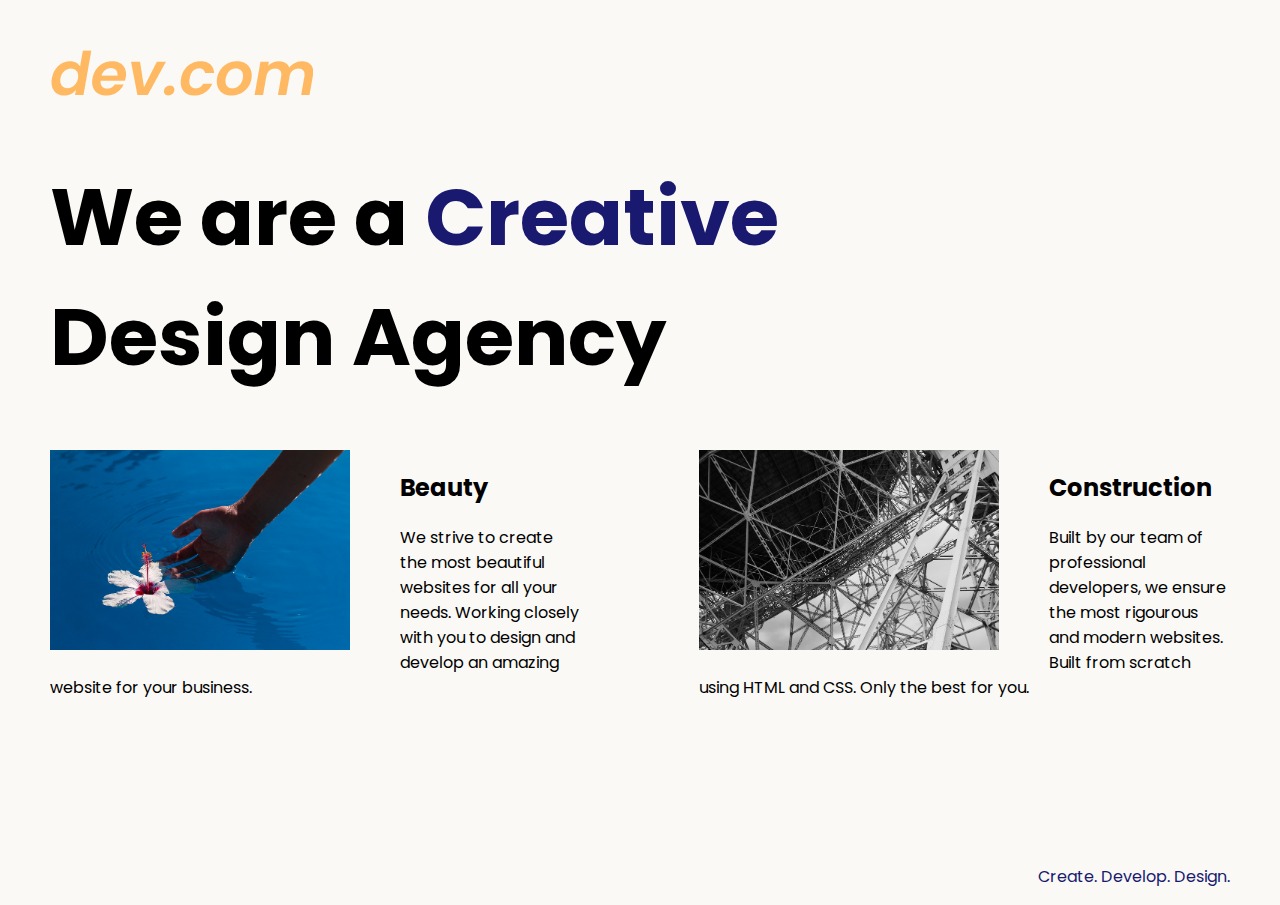
<file: dev.com Project/index.html>
<!DOCTYPE html>
<html lang="en">

<head>
  <meta charset="UTF-8">
  <meta name="viewport" content="width=device-width, initial-scale=1.0">
  <title>Agency</title>
  <link rel="stylesheet" href="./style.css">
  <link rel="preconnect" href="https://fonts.googleapis.com">
  <link rel="preconnect" href="https://fonts.gstatic.com" crossorigin>
  <link href="https://fonts.googleapis.com/css2?family=Poppins:wght@400;700&display=swap" rel="stylesheet">
</head>

<body>
  <div class="main">
    <img class="logo" src="./assets/images/logo.png" alt="logo">
    <h1>We are a <span class="creative">Creative</span> <br />Design Agency</h1>
    <div class="left card"><img class="tile-image" src="./assets/images/beautiful.jpg" alt="hand and flower in water">
      <h2 class="card-title">Beauty</h2>
      <p class="card-text">We strive to create the most beautiful websites for all your needs. Working closely with you
        to
        design and
        develop an amazing website for your business.</p>
    </div>

    <div class="right card"><img class="tile-image" src="./assets/images/construction.jpg" alt="metal structure">
      <h2 class="card-title">Construction</h2>
      <p>Built by our team of professional developers, we ensure the most rigourous and modern websites. Built from
        scratch using HTML and CSS. Only the best for you.</p>
    </div>

  </div>
  <footer>
    <p>Create. Develop. Design.</p>
  </footer>
</body>

</html>
</file>
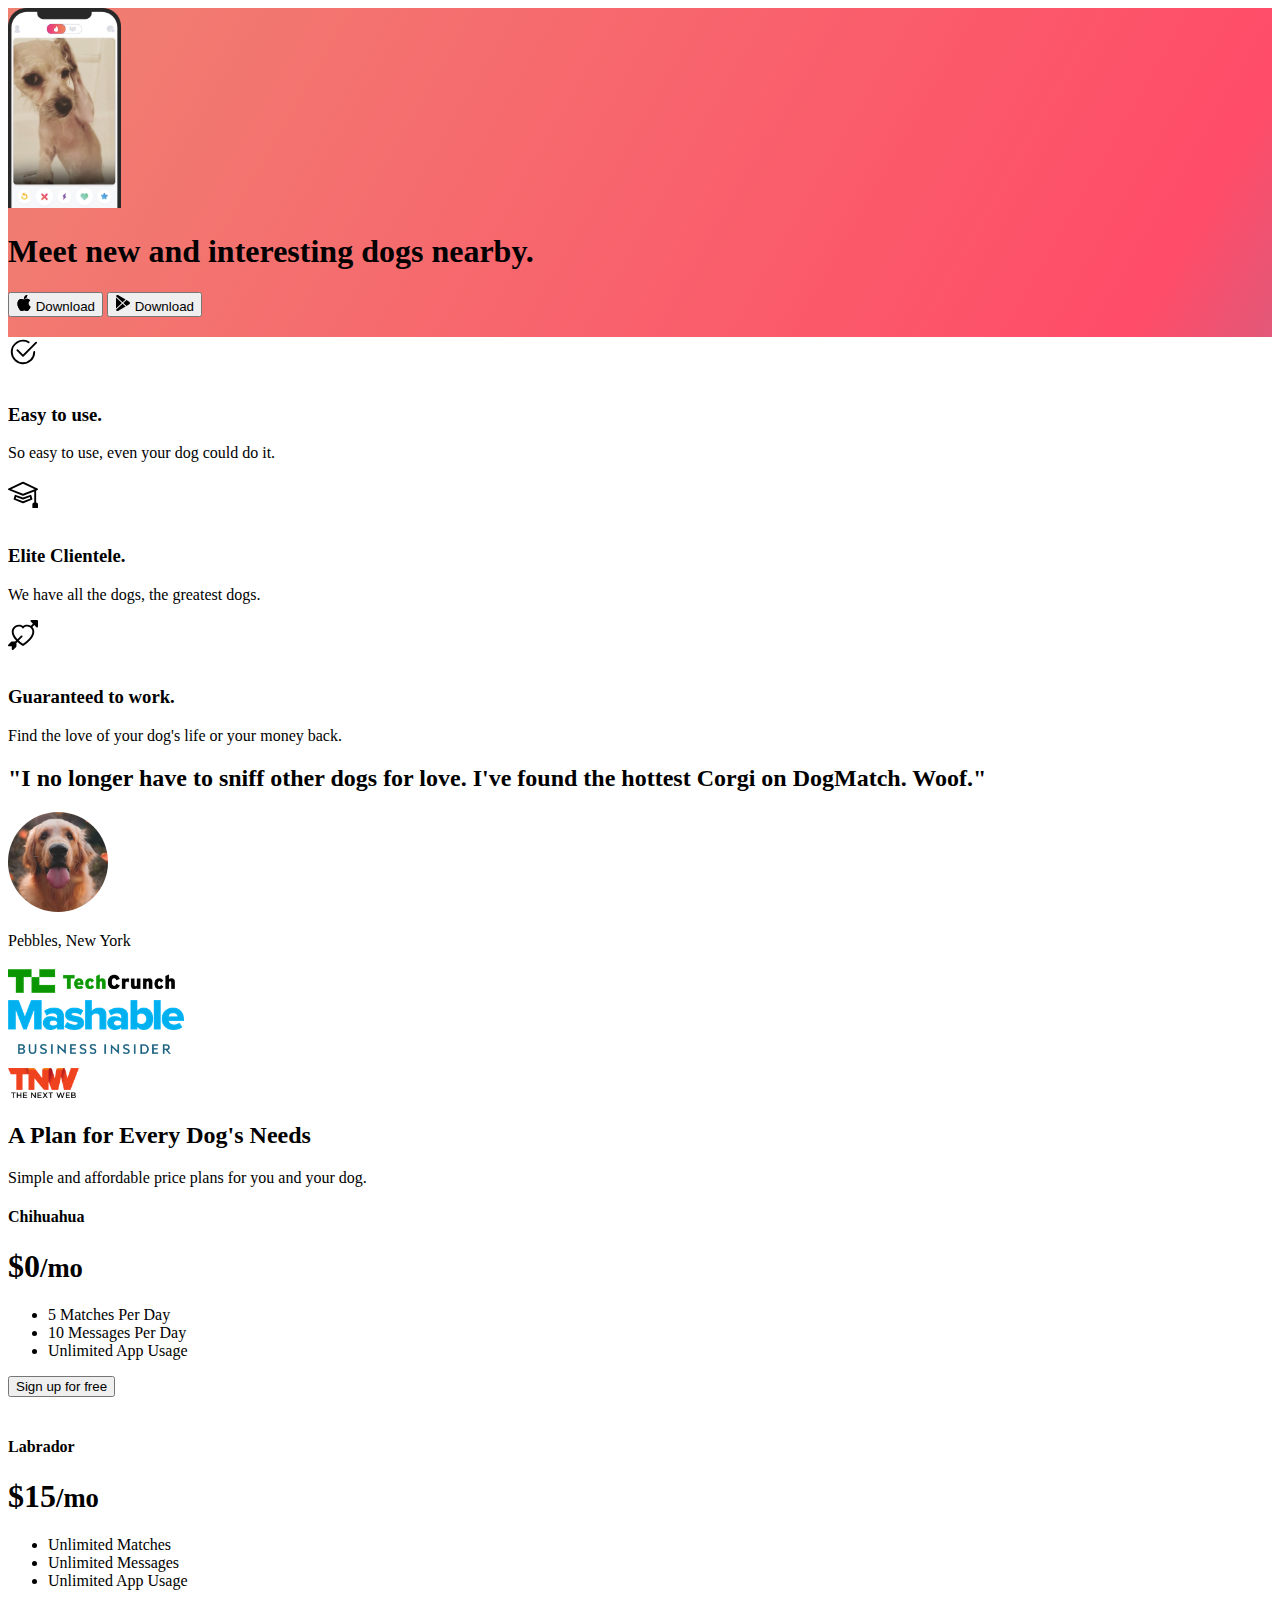
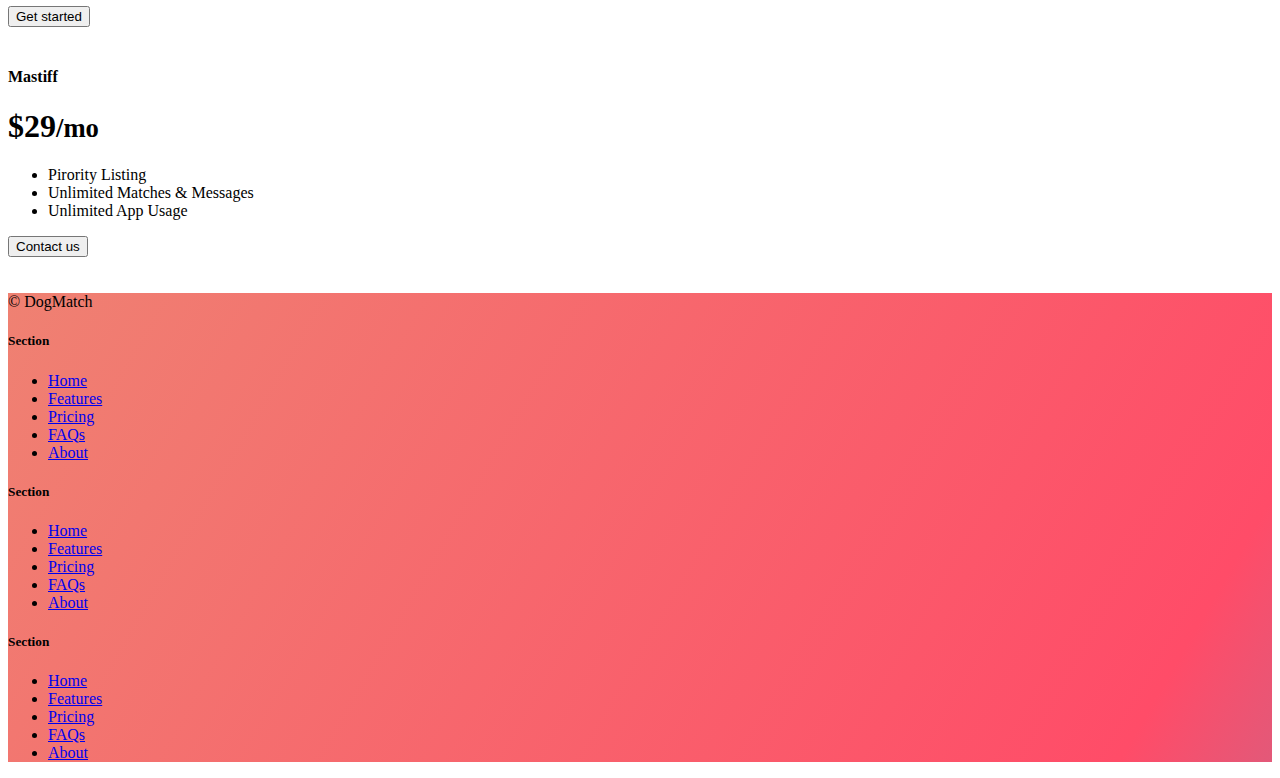
<file: DogMatch Project/index.html>
<!DOCTYPE html>
<html lang="en">

<head>
  <meta charset="UTF-8">
  <meta name="viewport" content="width=device-width, initial-scale=1.0">
  <title>DogMatch</title>
  <link href="https://cdn.jsdelivr.net/npm/bootstrap@5.3.0-alpha3/dist/css/bootstrap.min.css" rel="stylesheet"
    integrity="sha384-KK94CHFLLe+nY2dmCWGMq91rCGa5gtU4mk92HdvYe+M/SXH301p5ILy+dN9+nJOZ" crossorigin="anonymous">
  <link rel="stylesheet" href="./css/style.css">
</head>

<body>


  <!-- Title -->
  <section id="title" class="gradient-background">

    <div class="container col-xxl-8 px-4 pt-5">
      <div class="row flex-lg-row-reverse align-items-center g-5 pt-5">
        <div class="col-10 col-sm-8 col-lg-6">
          <img src="./images/iphone.png" class="d-block mx-lg-auto img-fluid" alt="Bootstrap Themes" height="200"
            loading="lazy">
        </div>
        <div class="col-lg-6">
          <h1 class="display-5 fw-bold text-body-emphasis lh-1 mb-3">Meet new and interesting dogs nearby.</h1>

          <div class="d-grid gap-2 d-md-flex justify-content-md-start">
            <button type="button" class="btn btn-light btn-lg px-4 me-md-2"><svg xmlns="http://www.w3.org/2000/svg"
                width="16" height="16" fill="currentColor" class="bi bi-apple mb-1" viewBox="0 0 16 16">
                <path
                  d="M11.182.008C11.148-.03 9.923.023 8.857 1.18c-1.066 1.156-.902 2.482-.878 2.516.024.034 1.52.087 2.475-1.258.955-1.345.762-2.391.728-2.43Zm3.314 11.733c-.048-.096-2.325-1.234-2.113-3.422.212-2.189 1.675-2.789 1.698-2.854.023-.065-.597-.79-1.254-1.157a3.692 3.692 0 0 0-1.563-.434c-.108-.003-.483-.095-1.254.116-.508.139-1.653.589-1.968.607-.316.018-1.256-.522-2.267-.665-.647-.125-1.333.131-1.824.328-.49.196-1.422.754-2.074 2.237-.652 1.482-.311 3.83-.067 4.56.244.729.625 1.924 1.273 2.796.576.984 1.34 1.667 1.659 1.899.319.232 1.219.386 1.843.067.502-.308 1.408-.485 1.766-.472.357.013 1.061.154 1.782.539.571.197 1.111.115 1.652-.105.541-.221 1.324-1.059 2.238-2.758.347-.79.505-1.217.473-1.282Z" />
                <path
                  d="M11.182.008C11.148-.03 9.923.023 8.857 1.18c-1.066 1.156-.902 2.482-.878 2.516.024.034 1.52.087 2.475-1.258.955-1.345.762-2.391.728-2.43Zm3.314 11.733c-.048-.096-2.325-1.234-2.113-3.422.212-2.189 1.675-2.789 1.698-2.854.023-.065-.597-.79-1.254-1.157a3.692 3.692 0 0 0-1.563-.434c-.108-.003-.483-.095-1.254.116-.508.139-1.653.589-1.968.607-.316.018-1.256-.522-2.267-.665-.647-.125-1.333.131-1.824.328-.49.196-1.422.754-2.074 2.237-.652 1.482-.311 3.83-.067 4.56.244.729.625 1.924 1.273 2.796.576.984 1.34 1.667 1.659 1.899.319.232 1.219.386 1.843.067.502-.308 1.408-.485 1.766-.472.357.013 1.061.154 1.782.539.571.197 1.111.115 1.652-.105.541-.221 1.324-1.059 2.238-2.758.347-.79.505-1.217.473-1.282Z" />
              </svg> Download</button>
            <button type="button" class="btn btn-outline-light btn-lg px-4"><svg xmlns="http://www.w3.org/2000/svg"
                width="16" height="16" fill="currentColor" class="bi bi-google-play mb-1" viewBox="0 0 16 16" >
                <path
                  d="M14.222 9.374c1.037-.61 1.037-2.137 0-2.748L11.528 5.04 8.32 8l3.207 2.96 2.694-1.586Zm-3.595 2.116L7.583 8.68 1.03 14.73c.201 1.029 1.36 1.61 2.303 1.055l7.294-4.295ZM1 13.396V2.603L6.846 8 1 13.396ZM1.03 1.27l6.553 6.05 3.044-2.81L3.333.215C2.39-.341 1.231.24 1.03 1.27Z" />
              </svg> Download</button>
          </div>
        </div>
      </div>
    </div>
  </section>
  <!-- Features -->
  <section id="features">
    <div class="container mt-5">
      <div class="row g-4 py-5 row-cols-1 row-cols-lg-3">
        <div class="col d-flex align-items-start">
          <div
            class="icon-square text-body-emphasis bg-body-secondary d-inline-flex align-items-center justify-content-center fs-4 flex-shrink-0 me-3">
            <svg xmlns="http://www.w3.org/2000/svg" height="30" fill="currentColor" class="bi bi-check2-circle"
              viewBox="0 0 16 16">
              <path
                d="M2.5 8a5.5 5.5 0 0 1 8.25-4.764.5.5 0 0 0 .5-.866A6.5 6.5 0 1 0 14.5 8a.5.5 0 0 0-1 0 5.5 5.5 0 1 1-11 0z" />
              <path
                d="M15.354 3.354a.5.5 0 0 0-.708-.708L8 9.293 5.354 6.646a.5.5 0 1 0-.708.708l3 3a.5.5 0 0 0 .708 0l7-7z" />
            </svg>
          </div>
          <div>
            <h3 class="fs-2">Easy to use.</h3>
            <p>So easy to use, even your dog could do it.</p>

          </div>
        </div>
        <div class="col d-flex align-items-start">
          <div
            class="icon-square text-body-emphasis bg-body-secondary d-inline-flex align-items-center justify-content-center fs-4 flex-shrink-0 me-3">
            <svg xmlns="http://www.w3.org/2000/svg" height="30" fill="currentColor" class="bi bi-mortarboard"
              viewBox="0 0 16 16">
              <path
                d="M8.211 2.047a.5.5 0 0 0-.422 0l-7.5 3.5a.5.5 0 0 0 .025.917l7.5 3a.5.5 0 0 0 .372 0L14 7.14V13a1 1 0 0 0-1 1v2h3v-2a1 1 0 0 0-1-1V6.739l.686-.275a.5.5 0 0 0 .025-.917l-7.5-3.5ZM8 8.46 1.758 5.965 8 3.052l6.242 2.913L8 8.46Z" />
              <path
                d="M4.176 9.032a.5.5 0 0 0-.656.327l-.5 1.7a.5.5 0 0 0 .294.605l4.5 1.8a.5.5 0 0 0 .372 0l4.5-1.8a.5.5 0 0 0 .294-.605l-.5-1.7a.5.5 0 0 0-.656-.327L8 10.466 4.176 9.032Zm-.068 1.873.22-.748 3.496 1.311a.5.5 0 0 0 .352 0l3.496-1.311.22.748L8 12.46l-3.892-1.556Z" />
            </svg>
          </div>
          <div>
            <h3 class="fs-2">Elite Clientele.</h3>
            <p>We have all the dogs, the greatest dogs.</p>

          </div>
        </div>
        <div class="col d-flex align-items-start">
          <div
            class="icon-square text-body-emphasis bg-body-secondary d-inline-flex align-items-center justify-content-center fs-4 flex-shrink-0 me-3">
            <svg xmlns="http://www.w3.org/2000/svg" height="30" fill="currentColor" class="bi bi-arrow-through-heart"
              viewBox="0 0 16 16">
              <path fill-rule="evenodd"
                d="M2.854 15.854A.5.5 0 0 1 2 15.5V14H.5a.5.5 0 0 1-.354-.854l1.5-1.5A.5.5 0 0 1 2 11.5h1.793l.53-.53c-.771-.802-1.328-1.58-1.704-2.32-.798-1.575-.775-2.996-.213-4.092C3.426 2.565 6.18 1.809 8 3.233c1.25-.98 2.944-.928 4.212-.152L13.292 2 12.147.854A.5.5 0 0 1 12.5 0h3a.5.5 0 0 1 .5.5v3a.5.5 0 0 1-.854.354L14 2.707l-1.006 1.006c.236.248.44.531.6.845.562 1.096.585 2.517-.213 4.092-.793 1.563-2.395 3.288-5.105 5.08L8 13.912l-.276-.182a21.86 21.86 0 0 1-2.685-2.062l-.539.54V14a.5.5 0 0 1-.146.354l-1.5 1.5Zm2.893-4.894A20.419 20.419 0 0 0 8 12.71c2.456-1.666 3.827-3.207 4.489-4.512.679-1.34.607-2.42.215-3.185-.817-1.595-3.087-2.054-4.346-.761L8 4.62l-.358-.368c-1.259-1.293-3.53-.834-4.346.761-.392.766-.464 1.845.215 3.185.323.636.815 1.33 1.519 2.065l1.866-1.867a.5.5 0 1 1 .708.708L5.747 10.96Z" />
            </svg>
          </div>
          <div>
            <h3 class="fs-2">Guaranteed to work.</h3>
            <p>Find the love of your dog's life or your money back.</p>

          </div>
        </div>
      </div>
    </div>
  </section>
  <!-- Testimonial -->
  <section id="testimonial">
    <div class="my-5">
      <div class="p-5 text-center bg-body-tertiary">
        <div class="container py-5">
          <h2 class="text-body-emphasis">"I no longer have to sniff other dogs for love. I've found the hottest Corgi on
            DogMatch. Woof."</h2>
          <img class="profile-img mt-5" src="./images/dog-img.jpg" alt="dog image">
          <p class="col-lg-8 mx-auto lead mt-2">
            Pebbles, New York
          </p>
        </div>

        <div class="container">
          <div class="row">
            <div class="col-lg-3 col-sm-12">
              <img src="./images/techcrunch.png" alt="techcrunch" height="30">
            </div>
            <div class="col-lg-3 col-sm-12">
              <img src="./images/mashable.png" alt="mashable" height="30">
            </div>
            <div class="col-lg-3 col-sm-12">
              <img src="./images/bizinsider.png" alt="bizinsider" height="30">
            </div>
            <div class="col-lg-3 col-sm-12">
              <img src="./images/tnw.png" alt="tnw" height="30">
            </div>
          </div>
        </div>
      </div>
    </div>
  </section>
  <!-- Pricing -->
  <section id="pricing">
    <div class="container">
      <div class="pricing-header p-3 pb-md-4 mx-auto text-center">
        <h2 class="display-4 fw-normal">A Plan for Every Dog's Needs</h2>
        <p class="fs-5 text-body-secondary">Simple and affordable price plans for you and your dog.
      </div>
      <div class="row row-cols-1 row-cols-md-3 mb-3 text-center">
        <div class="col">
          <div class="card mb-4 rounded-3 shadow-sm">
            <div class="card-header py-3">
              <h4 class="my-0 fw-normal">Chihuahua</h4>
            </div>
            <div class="card-body">
              <h1 class="card-title pricing-card-title">$0<small class="text-body-secondary fw-light">/mo</small></h1>
              <ul class="list-unstyled mt-3 mb-4">
                <li>5 Matches Per Day</li>
                <li>10 Messages Per Day</li>
                <li>Unlimited App Usage</li>
              </ul>
              <button type="button" class="w-100 btn btn-lg btn-outline-dark">Sign up for free</button>
            </div>
          </div>
        </div>
        <div class="col">
          <div class="card mb-4 rounded-3 shadow-sm">
            <div class="card-header py-3">
              <h4 class="my-0 fw-normal">Labrador</h4>
            </div>
            <div class="card-body">
              <h1 class="card-title pricing-card-title">$15<small class="text-body-secondary fw-light">/mo</small></h1>
              <ul class="list-unstyled mt-3 mb-4">
                <li>Unlimited Matches</li>
                <li>Unlimited Messages</li>
                <li>Unlimited App Usage</li>
              </ul>
              <button type="button" class="w-100 btn btn-lg btn-dark">Get started</button>
            </div>
          </div>
        </div>
        <div class="col">
          <div class="card mb-4 rounded-3 shadow-sm border-dark">
            <div class="card-header py-3 text-bg-dark border-dark">
              <h4 class="my-0 fw-normal">Mastiff</h4>
            </div>
            <div class="card-body">
              <h1 class="card-title pricing-card-title">$29<small class="text-body-secondary fw-light">/mo</small></h1>
              <ul class="list-unstyled mt-3 mb-4">
                <li>Pirority Listing</li>
                <li>Unlimited Matches & Messages</li>
                <li>Unlimited App Usage</li>
              </ul>
              <button type="button" class="w-100 btn btn-lg btn-dark">Contact us</button>
            </div>
          </div>
        </div>
      </div>
    </div>
  </section>
  <!-- Footer -->
  <section id="contact" class="gradient-background">
    <div class="container ">
      <footer class="row row-cols-1 row-cols-sm-2 row-cols-md-5 py-5 mt-5 border-top">
        <div class="col mb-3">

          <p class="text-body-secondary">© DogMatch</p>
        </div>

        <div class="col mb-3">

        </div>

        <div class="col mb-3">
          <h5>Section</h5>
          <ul class="nav flex-column">
            <li class="nav-item mb-2"><a href="#" class="nav-link p-0 text-body-secondary">Home</a></li>
            <li class="nav-item mb-2"><a href="#" class="nav-link p-0 text-body-secondary">Features</a></li>
            <li class="nav-item mb-2"><a href="#" class="nav-link p-0 text-body-secondary">Pricing</a></li>
            <li class="nav-item mb-2"><a href="#" class="nav-link p-0 text-body-secondary">FAQs</a></li>
            <li class="nav-item mb-2"><a href="#" class="nav-link p-0 text-body-secondary">About</a></li>
          </ul>
        </div>

        <div class="col mb-3">
          <h5>Section</h5>
          <ul class="nav flex-column">
            <li class="nav-item mb-2"><a href="#" class="nav-link p-0 text-body-secondary">Home</a></li>
            <li class="nav-item mb-2"><a href="#" class="nav-link p-0 text-body-secondary">Features</a></li>
            <li class="nav-item mb-2"><a href="#" class="nav-link p-0 text-body-secondary">Pricing</a></li>
            <li class="nav-item mb-2"><a href="#" class="nav-link p-0 text-body-secondary">FAQs</a></li>
            <li class="nav-item mb-2"><a href="#" class="nav-link p-0 text-body-secondary">About</a></li>
          </ul>
        </div>

        <div class="col mb-3">
          <h5>Section</h5>
          <ul class="nav flex-column">
            <li class="nav-item mb-2"><a href="#" class="nav-link p-0 text-body-secondary">Home</a></li>
            <li class="nav-item mb-2"><a href="#" class="nav-link p-0 text-body-secondary">Features</a></li>
            <li class="nav-item mb-2"><a href="#" class="nav-link p-0 text-body-secondary">Pricing</a></li>
            <li class="nav-item mb-2"><a href="#" class="nav-link p-0 text-body-secondary">FAQs</a></li>
            <li class="nav-item mb-2"><a href="#" class="nav-link p-0 text-body-secondary">About</a></li>
          </ul>
        </div>
      </footer>
    </div>
  </section>
</body>

</html>
</file>
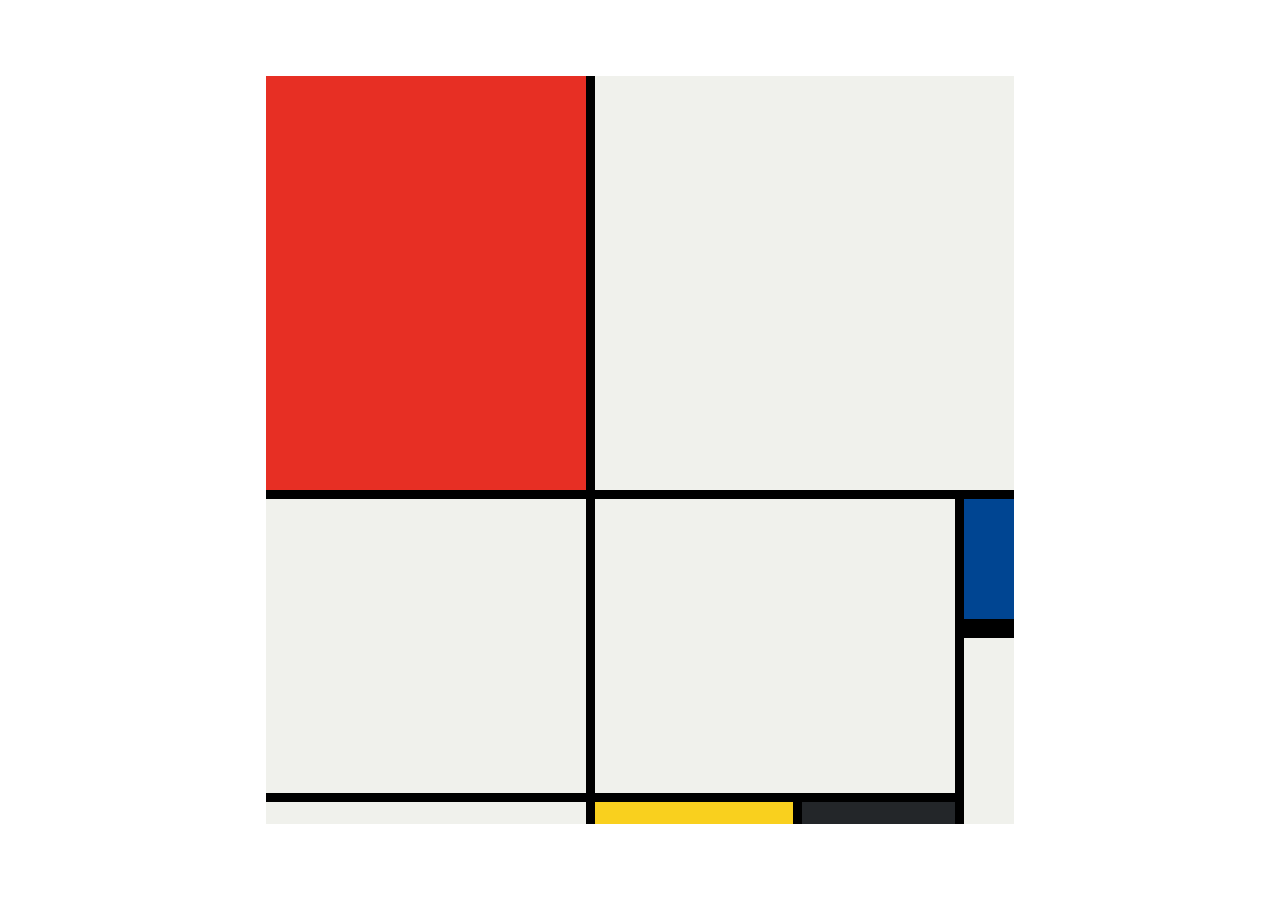
<file: Mondrian CSS project/index.html>
<!DOCTYPE html>
<html lang="en">

<head>
  <meta charset="UTF-8">
  <meta name="viewport" content="width=device-width, initial-scale=1.0">
  <title>Mondrian Project</title>
  <style>
  
    body {
      display: flex;
      justify-content: center;
      align-items: center;
      height: 100vh;
      margin: 0;
      padding: 0;
    }

    .container {
      height: 748px;
      width: 748px;
      display: grid;
      background-color: #000; /* will show as the colour of the gaps  */
      grid-template-columns: 320px 198px 153px 50px;
      grid-template-rows: 414px 130px 155px 22px;
      gap: 9px; /*will be background colour, black in this case*/
    }

    .item {
      background-color: #F0F1EC;
    }

    .red {
      background-color: #E72F24;
    }

    .white1 {
      grid-column: span 3;
    }

    .white2 {
      grid-row: span 2;
    }

    .white3 {
      grid-area: 2 / 2 / 4 /4
    }

    .blue {
      background-color: #004592;
      border-bottom: 10px solid #000;
    }

    .white4 {
      grid-row: span 2;
    }

    .yellow {
      background-color: #F9D01E;
    }

    .black {
      background-color: #232629;
    }
  </style>
</head>

<body>
  <!-- Write your HTML here -->

  <div class="container">
    <div class="item red"></div>
    <div class="item white1"></div>
    <div class="item white2"></div>
    <div class="item white3"></div>

    <div class="item blue"></div>
    <div class="item white4"></div>

    <div class="item"></div>
    <div class="item yellow"></div>
    <div class="item black"></div>
  </div>
</body>

</html>
</file>
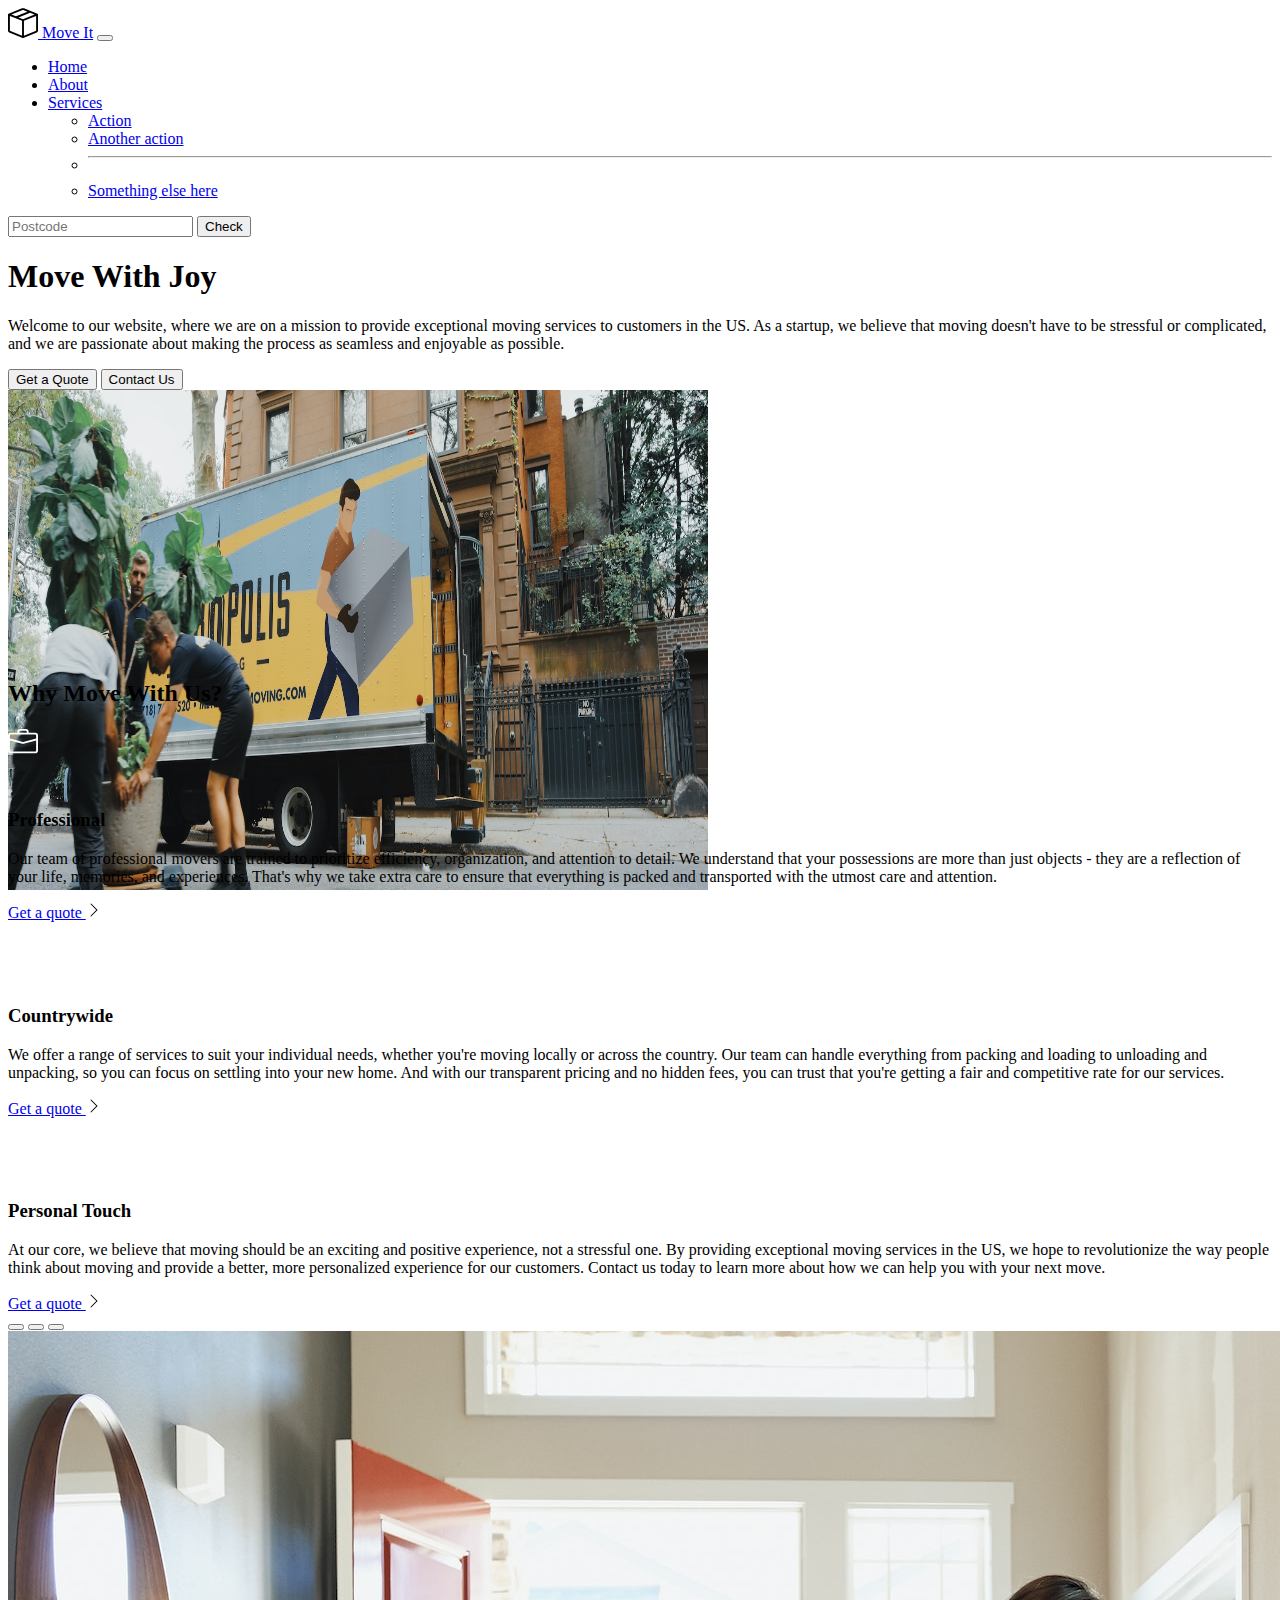
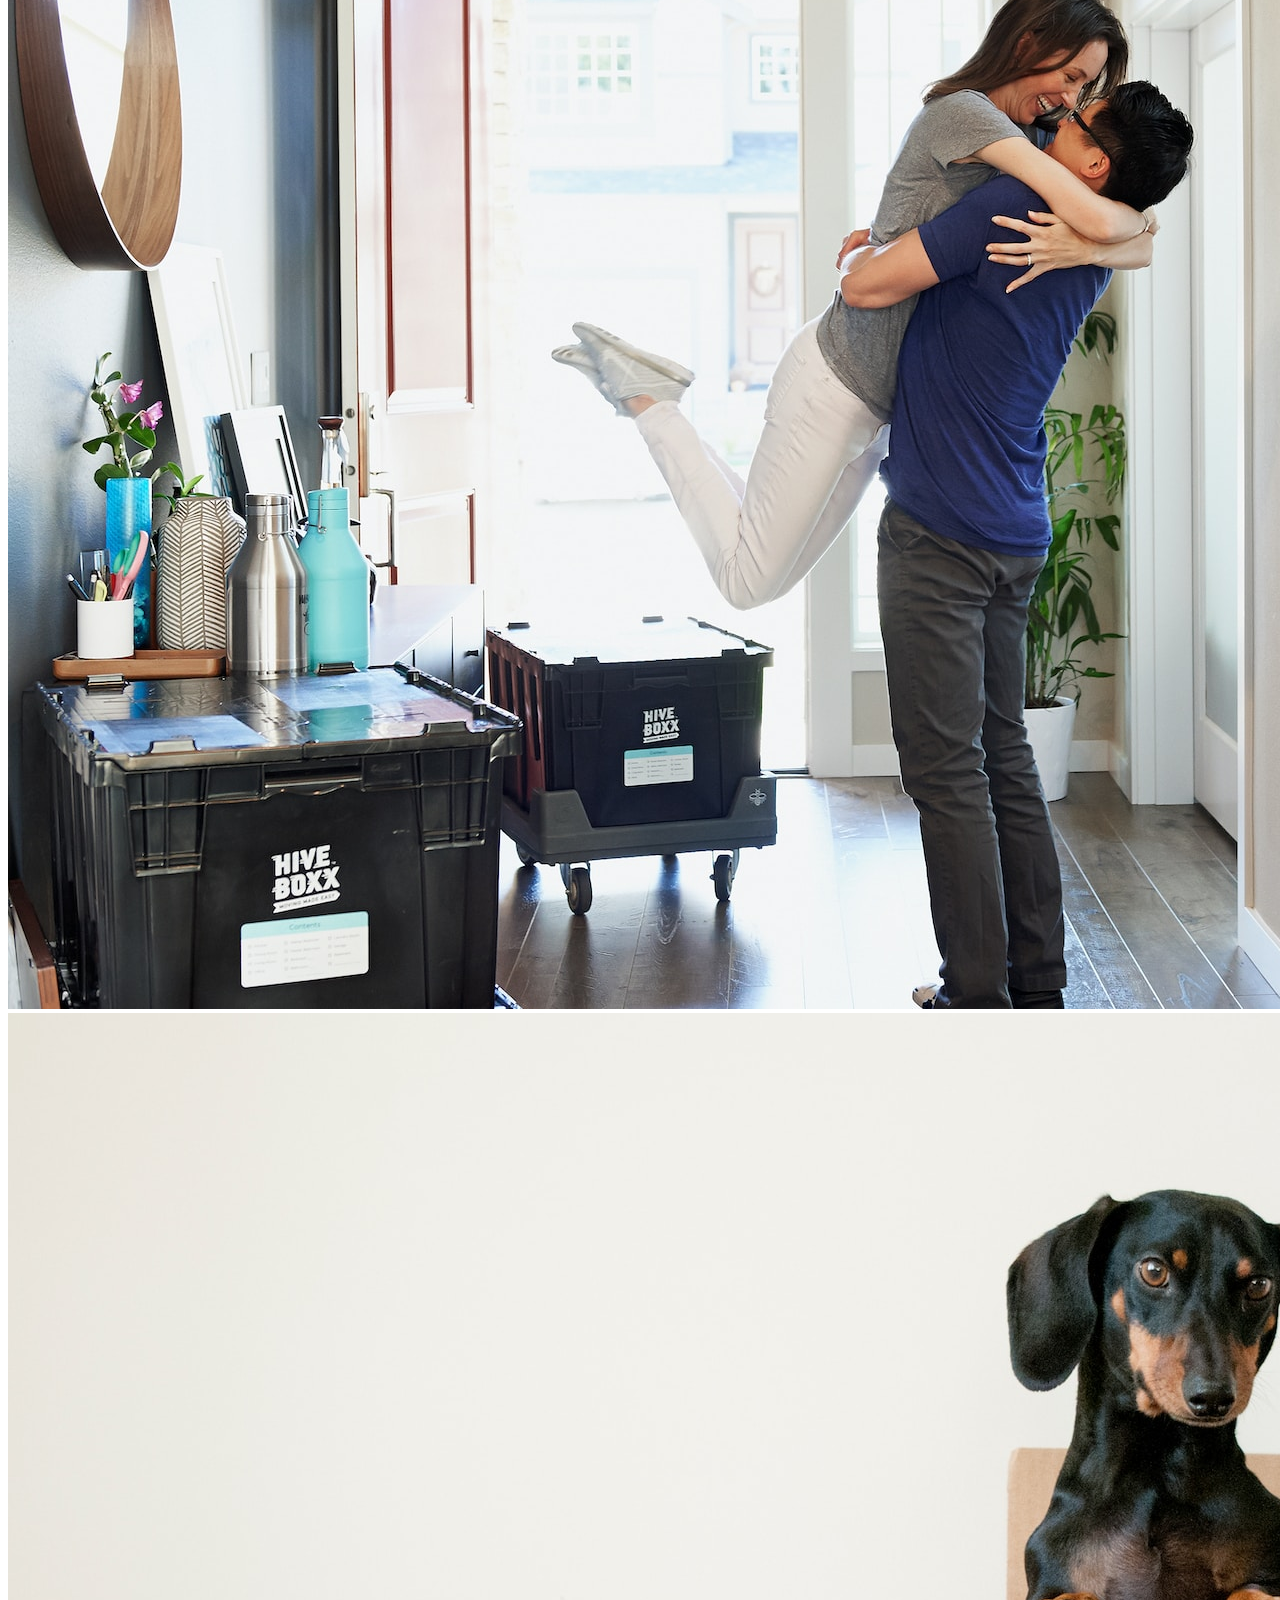
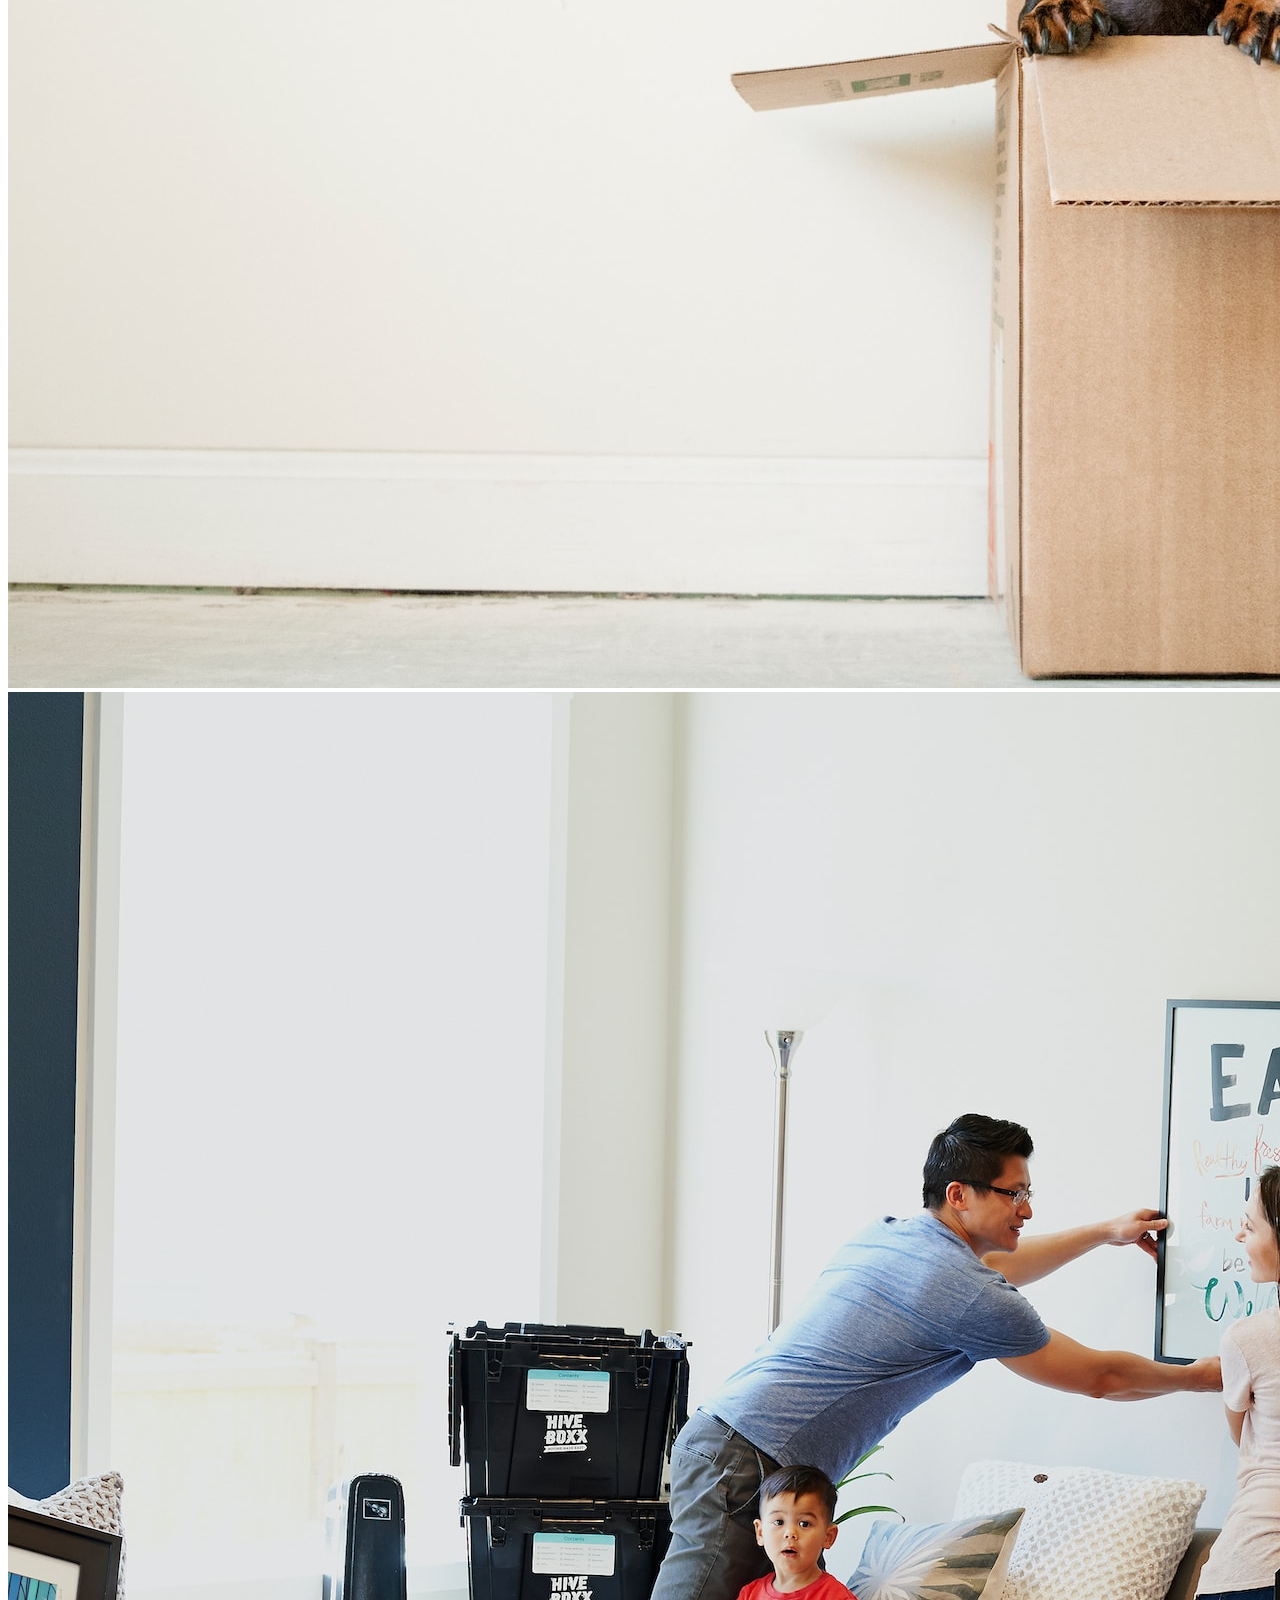
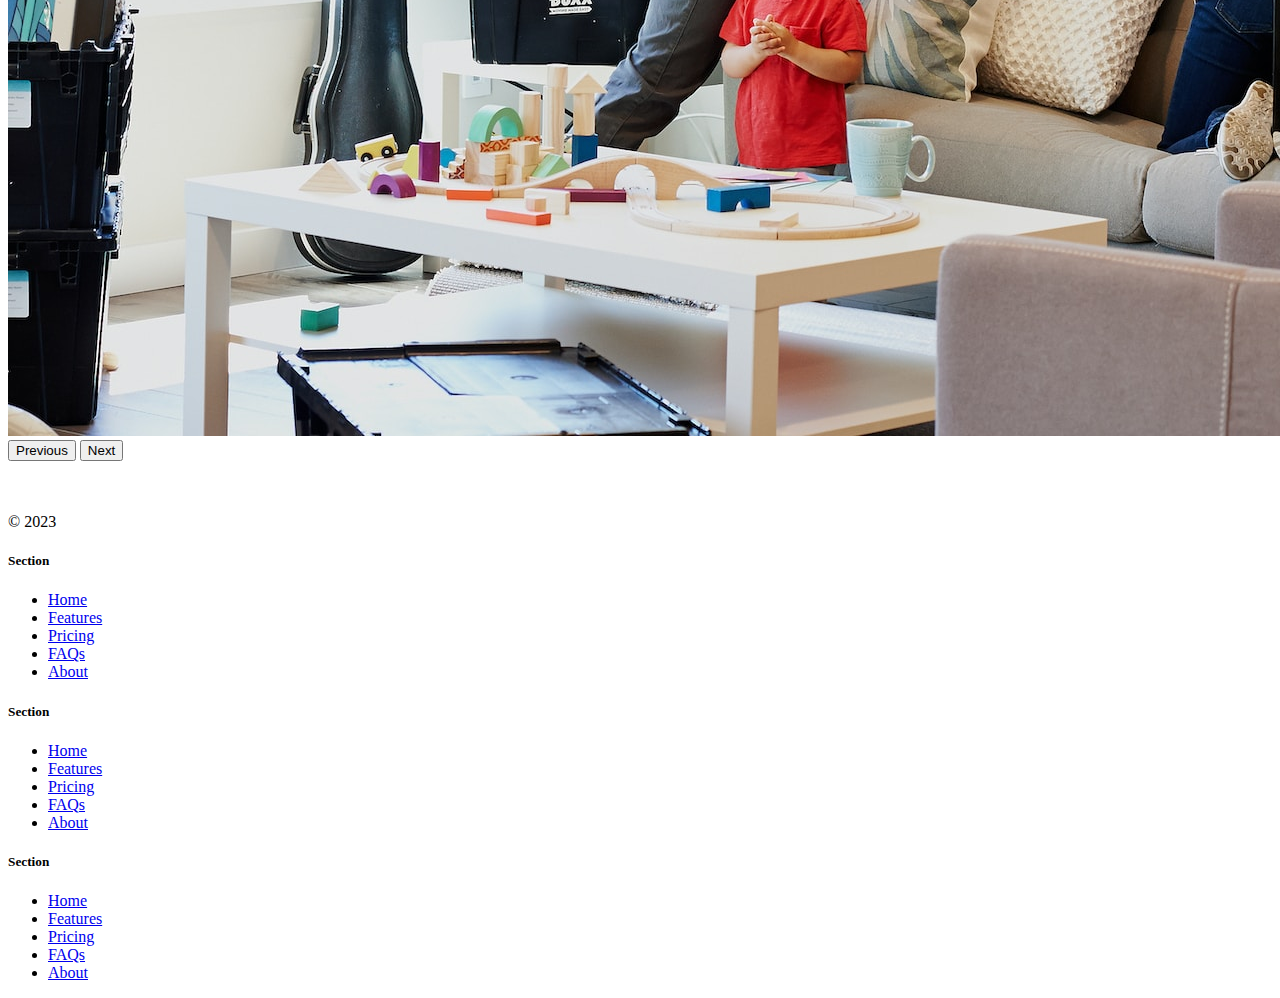
<file: Move it Project/index.html>
<!DOCTYPE html>
<html lang="en">

<head>
  <meta charset="UTF-8">
  <meta name="viewport" content="width=device-width, initial-scale=1.0">
  <title>Move it</title>
  <link href="https://cdn.jsdelivr.net/npm/bootstrap@5.3.0-alpha2/dist/css/bootstrap.min.css" rel="stylesheet"
    integrity="sha384-aFq/bzH65dt+w6FI2ooMVUpc+21e0SRygnTpmBvdBgSdnuTN7QbdgL+OapgHtvPp" crossorigin="anonymous">
  <style>
    .feature-icon {
      width: 4rem;
      height: 4rem;
      border-radius: 0.75rem;
    }
  </style>
</head>

<body>

  <nav class="navbar navbar-expand-lg bg-body-tertiary">
    <div class="container-fluid">
      <a class="navbar-brand" href="#"><img src="./box-seam.svg" alt="moveit brand icon" height="30"> Move It</a>
      <button class="navbar-toggler" type="button" data-bs-toggle="collapse" data-bs-target="#navbarSupportedContent"
        aria-controls="navbarSupportedContent" aria-expanded="false" aria-label="Toggle navigation">
        <span class="navbar-toggler-icon"></span>
      </button>
      <div class="collapse navbar-collapse" id="navbarSupportedContent">
        <ul class="navbar-nav me-auto mb-2 mb-lg-0">
          <li class="nav-item">
            <a class="nav-link active" aria-current="page" href="#">Home</a>
          </li>
          <li class="nav-item">
            <a class="nav-link" href="#">About</a>
          </li>
          <li class="nav-item dropdown">
            <a class="nav-link dropdown-toggle" href="#" role="button" data-bs-toggle="dropdown" aria-expanded="false">
              Services
            </a>
            <ul class="dropdown-menu">
              <li><a class="dropdown-item" href="#">Action</a></li>
              <li><a class="dropdown-item" href="#">Another action</a></li>
              <li>
                <hr class="dropdown-divider">
              </li>
              <li><a class="dropdown-item" href="#">Something else here</a></li>
            </ul>
          </li>
        </ul>
        <form class="d-flex" role="search">
          <input class="form-control me-2" type="search" placeholder="Postcode" aria-label="Search">
          <button class="btn btn-outline-success" type="submit">Check</button>
        </form>
      </div>
    </div>
  </nav>


  <div class="px-4 pt-5 my-5 text-center border-bottom">
    <h1 class="display-4 fw-bold text-body-emphasis">Move With Joy</h1>
    <div class="col-lg-6 mx-auto">
      <p class="lead mb-4">Welcome to our website, where we are on a mission to provide exceptional moving services to
        customers in the US. As a
        startup, we believe that moving doesn't have to be stressful or complicated, and we are passionate about making
        the
        process as seamless and enjoyable as possible.
      </p>
      <div class="d-grid gap-2 d-sm-flex justify-content-sm-center mb-5">
        <button type="button" class="btn btn-primary btn-lg px-4 me-sm-3">Get a Quote</button>
        <button type="button" class="btn btn-outline-secondary btn-lg px-4">Contact Us</button>
      </div>
    </div>
    <div class="overflow-hidden" style="max-height: 30vh;">
      <div class="container px-5">
        <img src="./moving-van.jpg" class="img-fluid border rounded-3 shadow-lg mb-4" alt="Example image" width="700"
          height="500" loading="lazy">
      </div>
    </div>
  </div>

  <div class="container px-4 py-5" id="featured-3">
    <h2 class="pb-2 border-bottom">Why Move With Us?</h2>
    <div class="row g-4 py-5 row-cols-1 row-cols-lg-3">
      <div class="feature col">
        <div
          class="feature-icon d-inline-flex align-items-center justify-content-center text-bg-primary bg-gradient fs-2 mb-3">
          <img src="./briefcase.svg" alt="briefcase" height="30">
        </div>
        <h3 class="fs-2">Professional</h3>
        <p>Our team of professional movers are trained to prioritize efficiency, organization, and attention to detail.
          We
          understand that your possessions are more than just objects - they are a reflection of your life, memories,
          and
          experiences. That's why we take extra care to ensure that everything is packed and transported with the utmost
          care and
          attention.</p>
        <a href="#" class="icon-link">
          Get a quote
          <img src="./chevron-right.svg" alt="chevron-right">
        </a>
      </div>
      <div class="feature col">
        <div
          class="feature-icon d-inline-flex align-items-center justify-content-center text-bg-primary bg-gradient fs-2 mb-3">
          <img src="./bus-front.svg" alt="bus-front" height="30">
        </div>
        <h3 class="fs-2">Countrywide</h3>
        <p>We offer a range of services to suit your individual needs, whether you're moving locally or across the
          country. Our
          team can handle everything from packing and loading to unloading and unpacking, so you can focus on settling
          into your
          new home. And with our transparent pricing and no hidden fees, you can trust that you're getting a fair and
          competitive
          rate for our services.</p>
        <a href="#" class="icon-link">
          Get a quote
          <img src="./chevron-right.svg" alt="chevron-right">
        </a>
      </div>
      <div class="feature col">
        <div
          class="feature-icon d-inline-flex align-items-center justify-content-center text-bg-primary bg-gradient fs-2 mb-3">
          <img src="./chat-square-heart.svg" alt="chat-square-heart" height="30">
        </div>
        <h3 class="fs-2">Personal Touch</h3>
        <p>At our core, we believe that moving should be an exciting and positive experience, not a stressful one. By
          providing
          exceptional moving services in the US, we hope to revolutionize the way people think about moving and provide
          a better,
          more personalized experience for our customers. Contact us today to learn more about how we can help you with
          your next
          move.</p>
        <a href="#" class="icon-link">
          Get a quote
          <img src="./chevron-right.svg" alt="chevron-right">
        </a>
      </div>
    </div>
  </div>
  <div class="container">
    <div id="carouselExampleIndicators" class="carousel slide">
      <div class="carousel-indicators">
        <button type="button" data-bs-target="#carouselExampleIndicators" data-bs-slide-to="0" class="active"
          aria-current="true" aria-label="Slide 1"></button>
        <button type="button" data-bs-target="#carouselExampleIndicators" data-bs-slide-to="1"
          aria-label="Slide 2"></button>
        <button type="button" data-bs-target="#carouselExampleIndicators" data-bs-slide-to="2"
          aria-label="Slide 3"></button>
      </div>
      <div class="carousel-inner">
        <div class="carousel-item active">
          <img src="./couple.jpg" class="d-block w-100" alt="couple">
        </div>
        <div class="carousel-item">
          <img src="./dog.jpg" class="d-block w-100" alt="dog">
        </div>
        <div class="carousel-item">
          <img src="./family.jpg" class="d-block w-100" alt="family">
        </div>
      </div>
      <button class="carousel-control-prev" type="button" data-bs-target="#carouselExampleIndicators"
        data-bs-slide="prev">
        <span class="carousel-control-prev-icon" aria-hidden="true"></span>
        <span class="visually-hidden">Previous</span>
      </button>
      <button class="carousel-control-next" type="button" data-bs-target="#carouselExampleIndicators"
        data-bs-slide="next">
        <span class="carousel-control-next-icon" aria-hidden="true"></span>
        <span class="visually-hidden">Next</span>
      </button>
    </div>
  </div>

  <div class="container">
    <footer class="row row-cols-1 row-cols-sm-2 row-cols-md-5 py-5 my-5 border-top">
      <div class="col mb-3">
        <a href="/" class="d-flex align-items-center mb-3 link-body-emphasis text-decoration-none">
          <svg class="bi me-2" width="40" height="32">
            <use xlink:href="#bootstrap"></use>
          </svg>
        </a>
        <p class="text-body-secondary">© 2023</p>
      </div>

      <div class="col mb-3">

      </div>

      <div class="col mb-3">
        <h5>Section</h5>
        <ul class="nav flex-column">
          <li class="nav-item mb-2"><a href="#" class="nav-link p-0 text-body-secondary">Home</a></li>
          <li class="nav-item mb-2"><a href="#" class="nav-link p-0 text-body-secondary">Features</a></li>
          <li class="nav-item mb-2"><a href="#" class="nav-link p-0 text-body-secondary">Pricing</a></li>
          <li class="nav-item mb-2"><a href="#" class="nav-link p-0 text-body-secondary">FAQs</a></li>
          <li class="nav-item mb-2"><a href="#" class="nav-link p-0 text-body-secondary">About</a></li>
        </ul>
      </div>

      <div class="col mb-3">
        <h5>Section</h5>
        <ul class="nav flex-column">
          <li class="nav-item mb-2"><a href="#" class="nav-link p-0 text-body-secondary">Home</a></li>
          <li class="nav-item mb-2"><a href="#" class="nav-link p-0 text-body-secondary">Features</a></li>
          <li class="nav-item mb-2"><a href="#" class="nav-link p-0 text-body-secondary">Pricing</a></li>
          <li class="nav-item mb-2"><a href="#" class="nav-link p-0 text-body-secondary">FAQs</a></li>
          <li class="nav-item mb-2"><a href="#" class="nav-link p-0 text-body-secondary">About</a></li>
        </ul>
      </div>

      <div class="col mb-3">
        <h5>Section</h5>
        <ul class="nav flex-column">
          <li class="nav-item mb-2"><a href="#" class="nav-link p-0 text-body-secondary">Home</a></li>
          <li class="nav-item mb-2"><a href="#" class="nav-link p-0 text-body-secondary">Features</a></li>
          <li class="nav-item mb-2"><a href="#" class="nav-link p-0 text-body-secondary">Pricing</a></li>
          <li class="nav-item mb-2"><a href="#" class="nav-link p-0 text-body-secondary">FAQs</a></li>
          <li class="nav-item mb-2"><a href="#" class="nav-link p-0 text-body-secondary">About</a></li>
        </ul>
      </div>
    </footer>
  </div>
  <script src="https://cdn.jsdelivr.net/npm/bootstrap@5.3.0-alpha3/dist/js/bootstrap.bundle.min.js"
    integrity="sha384-ENjdO4Dr2bkBIFxQpeoTz1HIcje39Wm4jDKdf19U8gI4ddQ3GYNS7NTKfAdVQSZe"
    crossorigin="anonymous"></script>
</body>

</html>
</file>
<file: dev.com Project/style.css>
body {
  font-family: "Poppins", sans-serif;
  margin: 50px 50px 0 50px;
  background-color: #faf9f6;
  display: flex;
  flex-direction: column;
  min-height: 95vh;
}
.main {
  flex: 1;
}

h1 {
  font-size: 5rem;
}

footer {
  text-align: right;
  color: midnightblue;
}

.tile-image {
  height: 200px;
  float: left;
  margin-right: 50px;
}

.card {
  width: 45%;
}

.left {
  float: left;
}

.right {
  float: right;
}

.creative {
  color: midnightblue;
}

@media (max-width: 680px) {
  .logo {
    width: 100px;
  }

  h1 {
    font-size: 3.5rem;
    text-align: center;
  }

  .card {
    width: 100%;
    display: block;
    margin-bottom: 30px;
    text-align: justify;
  }

  .card img {
    margin-bottom: 10px;
    width: 100%;
    display: inline;
    object-fit: cover;
  }
}
</file>
<file: DogMatch Project/css/style.css>
.gradient-background {
  background: linear-gradient(300deg, #00bfff, #ff4c68, #ef8172);
  background-size: 180% 180%;
  animation: gradient-animation 18s ease infinite;
}

@keyframes gradient-animation {
  0% {
    background-position: 0% 50%;
  }
  50% {
    background-position: 100% 50%;
  }
  100% {
    background-position: 0% 50%;
  }
}

.icon-square {
  width: 3rem;
  height: 3rem;
  border-radius: 0.75rem;
}

.profile-img {
  border-radius: 50%;
  height: 100px;
}
.btn{
  margin-bottom: 20px;
}
</file>
